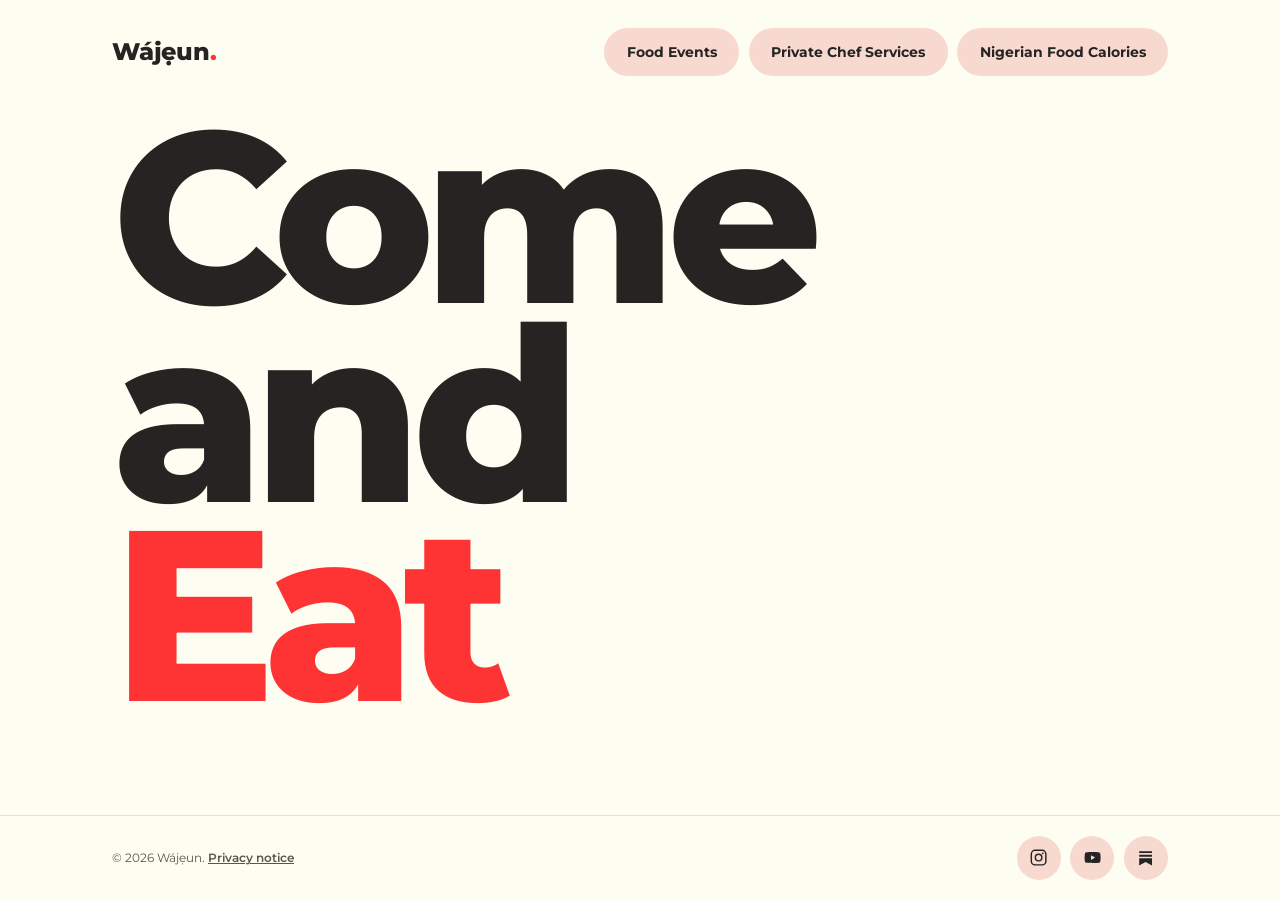
<file: index.html>
<!DOCTYPE html>
<html lang="en"><head><meta charset="utf-8"><meta name="viewport" content="width=device-width,initial-scale=1">
<title>Wájẹun | Come and Eat</title><meta name="description" content="Wájẹun means come and eat. Social dining and food events celebrating Nigerian food and culture.">
<link rel="preconnect" href="https://fonts.googleapis.com"><link rel="preconnect" href="https://fonts.gstatic.com" crossorigin>
<link href="https://fonts.googleapis.com/css2?family=Montserrat:wght@400;600;700;800&display=swap" rel="stylesheet">
<link rel="stylesheet" href="style.css"></head><body class="home">
<div class="wrap head"><a class="logo" href="index.html">Wájẹun<span>.</span></a>
<section class="hero"><h1>Come <br>and <br><em>Eat</em></h1></section>
<nav aria-label="Main"><a href="social-dining.html">Food Events</a><a href="private-chef.html">Private Chef Services</a><a href="calories.html">Nigerian Food Calories</a></nav>
</div><main><div class="wrap">
</div></main>
<footer><div class="wrap"><small>&copy; 2026 Wájẹun. <a href="privacy.html">Privacy notice</a></small>
<div class="socials">
<a href="https://www.instagram.com/wajeun.co" target="_blank" rel="noopener" aria-label="Wájẹun on Instagram"><svg viewBox="0 0 24 24"><path d="M12 7a5 5 0 100 10 5 5 0 000-10zm0 8.2a3.2 3.2 0 110-6.4 3.2 3.2 0 010 6.4zM17.3 5.5a1.2 1.2 0 100 2.4 1.2 1.2 0 000-2.4zM7.5 2h9A5.5 5.5 0 0122 7.5v9a5.5 5.5 0 01-5.5 5.5h-9A5.5 5.5 0 012 16.5v-9A5.5 5.5 0 017.5 2zm0 1.8A3.7 3.7 0 003.8 7.5v9a3.7 3.7 0 003.7 3.7h9a3.7 3.7 0 003.7-3.7v-9a3.7 3.7 0 00-3.7-3.7z"/></svg></a>
<a href="https://www.youtube.com/@wajeun" target="_blank" rel="noopener" aria-label="Wájẹun on YouTube"><svg viewBox="0 0 24 24"><path d="M21.6 7.2a2.5 2.5 0 00-1.8-1.8C18.2 5 12 5 12 5s-6.2 0-7.8.4A2.5 2.5 0 002.4 7.2C2 8.8 2 12 2 12s0 3.2.4 4.8a2.5 2.5 0 001.8 1.8C5.8 19 12 19 12 19s6.2 0 7.8-.4a2.5 2.5 0 001.8-1.8c.4-1.6.4-4.8.4-4.8s0-3.2-.4-4.8zM10 15V9l5.2 3z"/></svg></a>
<a href="https://wajeun.substack.com" target="_blank" rel="noopener" aria-label="Wájẹun on Substack"><svg viewBox="0 0 24 24"><path d="M4 4h16v2.4H4zm0 4.4h16v2.4H4zM4 12.8h16V22l-8-4.5L4 22z"/></svg></a>
</div></div></footer><script src="script.js"></script></body></html>
</file>
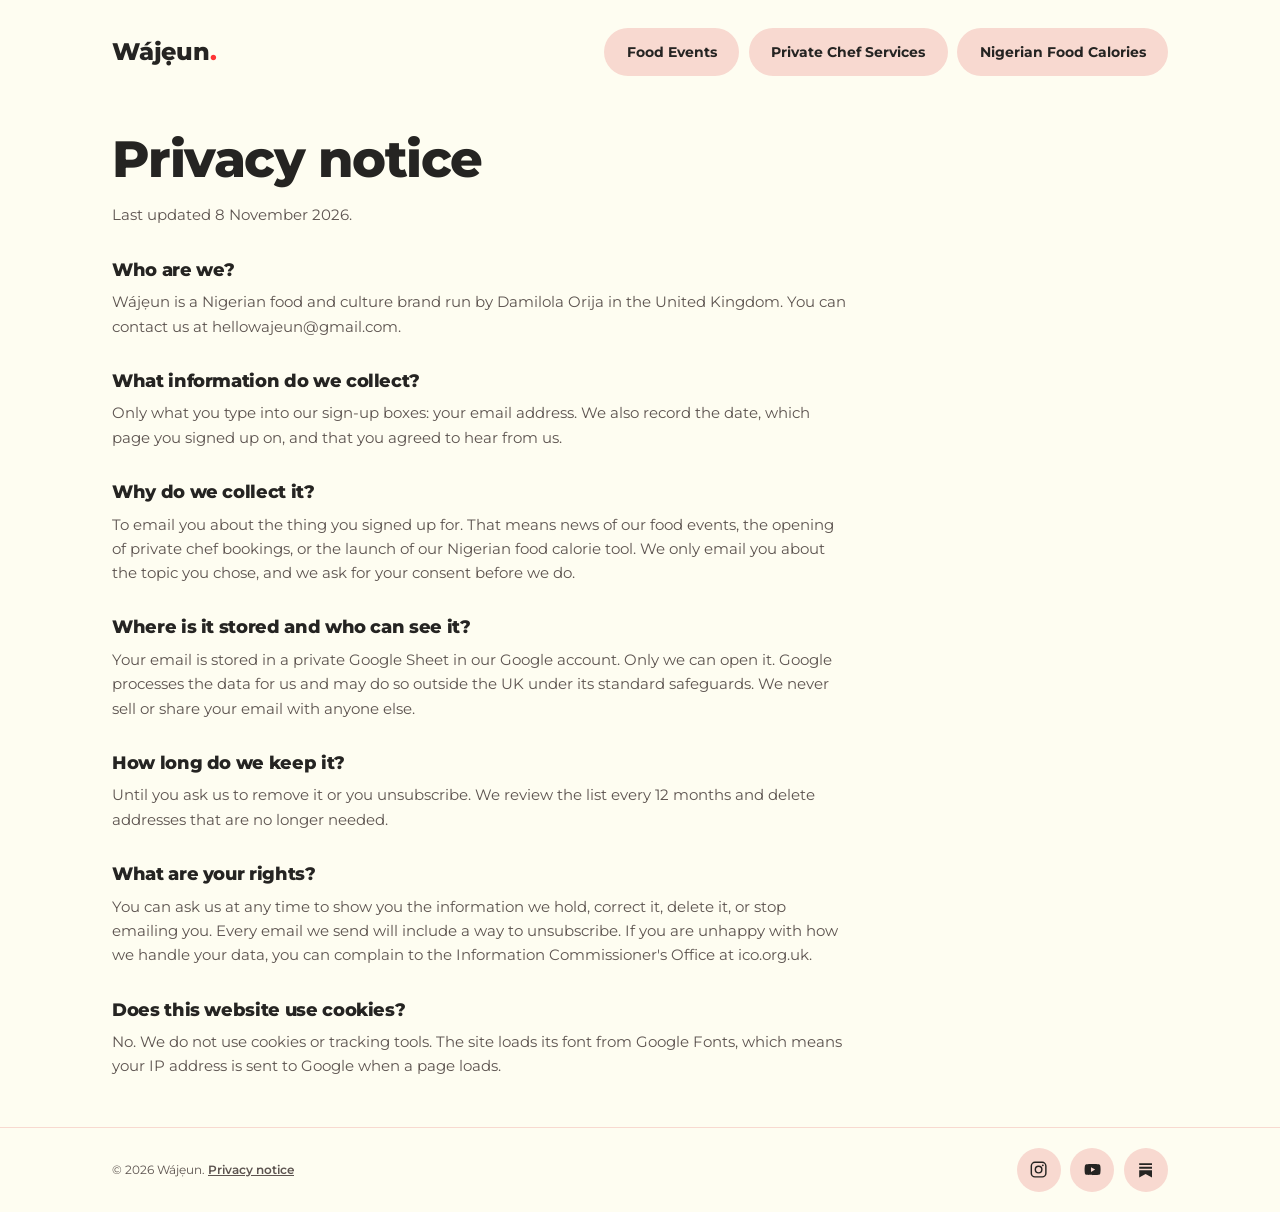
<file: privacy.html>
<!DOCTYPE html>
<html lang="en"><head><meta charset="utf-8"><meta name="viewport" content="width=device-width,initial-scale=1">
<title>Privacy notice | Wájẹun</title><meta name="description" content="How Wájẹun uses the email addresses people give us.">
<link rel="preconnect" href="https://fonts.googleapis.com"><link rel="preconnect" href="https://fonts.gstatic.com" crossorigin>
<link href="https://fonts.googleapis.com/css2?family=Montserrat:wght@400;600;700;800&display=swap" rel="stylesheet">
<link rel="stylesheet" href="style.css"></head><body>
<div class="wrap head"><a class="logo" href="index.html">Wájẹun<span>.</span></a>
<nav aria-label="Main"><a href="social-dining.html">Food Events</a><a href="private-chef.html" >Private Chef Services</a><a href="calories.html">Nigerian Food Calories</a></nav>
</div><main><div class="wrap"><section class="page policy">
<h1>Privacy notice</h1>
<p>Last updated 8 November 2026.</p>
<h2>Who are we?</h2>
<p>Wájẹun is a Nigerian food and culture brand run by Damilola Orija in the United Kingdom. You can contact us at hellowajeun@gmail.com.</p>
<h2>What information do we collect?</h2>
<p>Only what you type into our sign-up boxes: your email address. We also record the date, which page you signed up on, and that you agreed to hear from us.</p>
<h2>Why do we collect it?</h2>
<p>To email you about the thing you signed up for. That means news of our food events, the opening of private chef bookings, or the launch of our Nigerian food calorie tool. We only email you about the topic you chose, and we ask for your consent before we do.</p>
<h2>Where is it stored and who can see it?</h2>
<p>Your email is stored in a private Google Sheet in our Google account. Only we can open it. Google processes the data for us and may do so outside the UK under its standard safeguards. We never sell or share your email with anyone else.</p>
<h2>How long do we keep it?</h2>
<p>Until you ask us to remove it or you unsubscribe. We review the list every 12 months and delete addresses that are no longer needed.</p>
<h2>What are your rights?</h2>
<p>You can ask us at any time to show you the information we hold, correct it, delete it, or stop emailing you. Every email we send will include a way to unsubscribe. If you are unhappy with how we handle your data, you can complain to the Information Commissioner's Office at ico.org.uk.</p>
<h2>Does this website use cookies?</h2>
<p>No. We do not use cookies or tracking tools. The site loads its font from Google Fonts, which means your IP address is sent to Google when a page loads.</p>
</section>
</div></main>
<footer><div class="wrap"><small>&copy; 2026 Wájẹun. <a href="privacy.html">Privacy notice</a></small>
<div class="socials">
<a href="https://www.instagram.com/wajeun.co" target="_blank" rel="noopener" aria-label="Wájẹun on Instagram"><svg viewBox="0 0 24 24"><path d="M12 7a5 5 0 100 10 5 5 0 000-10zm0 8.2a3.2 3.2 0 110-6.4 3.2 3.2 0 010 6.4zM17.3 5.5a1.2 1.2 0 100 2.4 1.2 1.2 0 000-2.4zM7.5 2h9A5.5 5.5 0 0122 7.5v9a5.5 5.5 0 01-5.5 5.5h-9A5.5 5.5 0 012 16.5v-9A5.5 5.5 0 017.5 2zm0 1.8A3.7 3.7 0 003.8 7.5v9a3.7 3.7 0 003.7 3.7h9a3.7 3.7 0 003.7-3.7v-9a3.7 3.7 0 00-3.7-3.7z"/></svg></a>
<a href="https://www.youtube.com/@wajeun" target="_blank" rel="noopener" aria-label="Wájẹun on YouTube"><svg viewBox="0 0 24 24"><path d="M21.6 7.2a2.5 2.5 0 00-1.8-1.8C18.2 5 12 5 12 5s-6.2 0-7.8.4A2.5 2.5 0 002.4 7.2C2 8.8 2 12 2 12s0 3.2.4 4.8a2.5 2.5 0 001.8 1.8C5.8 19 12 19 12 19s6.2 0 7.8-.4a2.5 2.5 0 001.8-1.8c.4-1.6.4-4.8.4-4.8s0-3.2-.4-4.8zM10 15V9l5.2 3z"/></svg></a>
<a href="https://wajeun.substack.com" target="_blank" rel="noopener" aria-label="Wájẹun on Substack"><svg viewBox="0 0 24 24"><path d="M4 4h16v2.4H4zm0 4.4h16v2.4H4zM4 12.8h16V22l-8-4.5L4 22z"/></svg></a>
</div></div></footer><script src="script.js"></script></body></html>
</file>
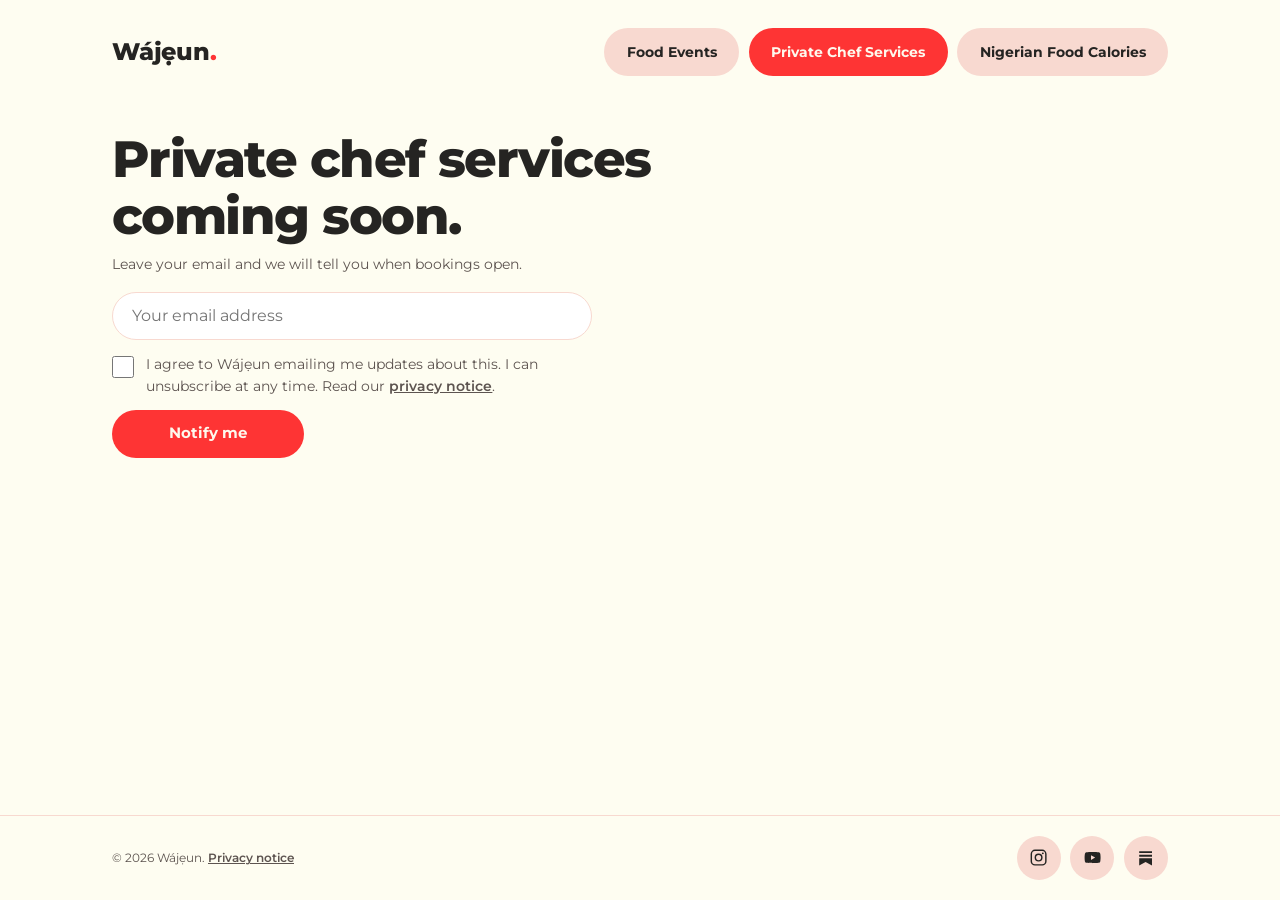
<file: private-chef.html>
<!DOCTYPE html>
<html lang="en"><head><meta charset="utf-8"><meta name="viewport" content="width=device-width,initial-scale=1">
<title>Private Chef Services | Wájẹun</title><meta name="description" content="Wájẹun private chef services, coming soon.">
<link rel="preconnect" href="https://fonts.googleapis.com"><link rel="preconnect" href="https://fonts.gstatic.com" crossorigin>
<link href="https://fonts.googleapis.com/css2?family=Montserrat:wght@400;600;700;800&display=swap" rel="stylesheet">
<link rel="stylesheet" href="style.css"></head><body>
<div class="wrap head"><a class="logo" href="index.html">Wájẹun<span>.</span></a>
<nav aria-label="Main"><a href="social-dining.html">Food Events</a><a href="private-chef.html" aria-current="page">Private Chef Services</a><a href="calories.html">Nigerian Food Calories</a></nav>
</div><main><div class="wrap">
<section class="page private"><h1>Private chef services coming soon.</h1><p class="note">Leave your email and we will tell you when bookings open.</p><form class="signup" data-page="private-chef"><input type="email" name="email" placeholder="Your email address" required maxlength="254" autocomplete="email" aria-label="Your email address"><input class="hp" type="text" name="website" tabindex="-1" autocomplete="off" aria-hidden="true"><label class="consent"><input type="checkbox" name="consent" required><span>I agree to Wájẹun emailing me updates about this. I can unsubscribe at any time. Read our <a href="privacy.html">privacy notice</a>.</span></label><button class="btn" type="submit">Notify me</button><p class="msg" role="status"></p></form></section>
</div></main>
<footer><div class="wrap"><small>&copy; 2026 Wájẹun. <a href="privacy.html">Privacy notice</a></small>
<div class="socials">
<a href="https://www.instagram.com/wajeun.co" target="_blank" rel="noopener" aria-label="Wájẹun on Instagram"><svg viewBox="0 0 24 24"><path d="M12 7a5 5 0 100 10 5 5 0 000-10zm0 8.2a3.2 3.2 0 110-6.4 3.2 3.2 0 010 6.4zM17.3 5.5a1.2 1.2 0 100 2.4 1.2 1.2 0 000-2.4zM7.5 2h9A5.5 5.5 0 0122 7.5v9a5.5 5.5 0 01-5.5 5.5h-9A5.5 5.5 0 012 16.5v-9A5.5 5.5 0 017.5 2zm0 1.8A3.7 3.7 0 003.8 7.5v9a3.7 3.7 0 003.7 3.7h9a3.7 3.7 0 003.7-3.7v-9a3.7 3.7 0 00-3.7-3.7z"/></svg></a>
<a href="https://www.youtube.com/@wajeun" target="_blank" rel="noopener" aria-label="Wájẹun on YouTube"><svg viewBox="0 0 24 24"><path d="M21.6 7.2a2.5 2.5 0 00-1.8-1.8C18.2 5 12 5 12 5s-6.2 0-7.8.4A2.5 2.5 0 002.4 7.2C2 8.8 2 12 2 12s0 3.2.4 4.8a2.5 2.5 0 001.8 1.8C5.8 19 12 19 12 19s6.2 0 7.8-.4a2.5 2.5 0 001.8-1.8c.4-1.6.4-4.8.4-4.8s0-3.2-.4-4.8zM10 15V9l5.2 3z"/></svg></a>
<a href="https://wajeun.substack.com" target="_blank" rel="noopener" aria-label="Wájẹun on Substack"><svg viewBox="0 0 24 24"><path d="M4 4h16v2.4H4zm0 4.4h16v2.4H4zM4 12.8h16V22l-8-4.5L4 22z"/></svg></a>
</div></div></footer><script src="script.js"></script></body></html>
</file>
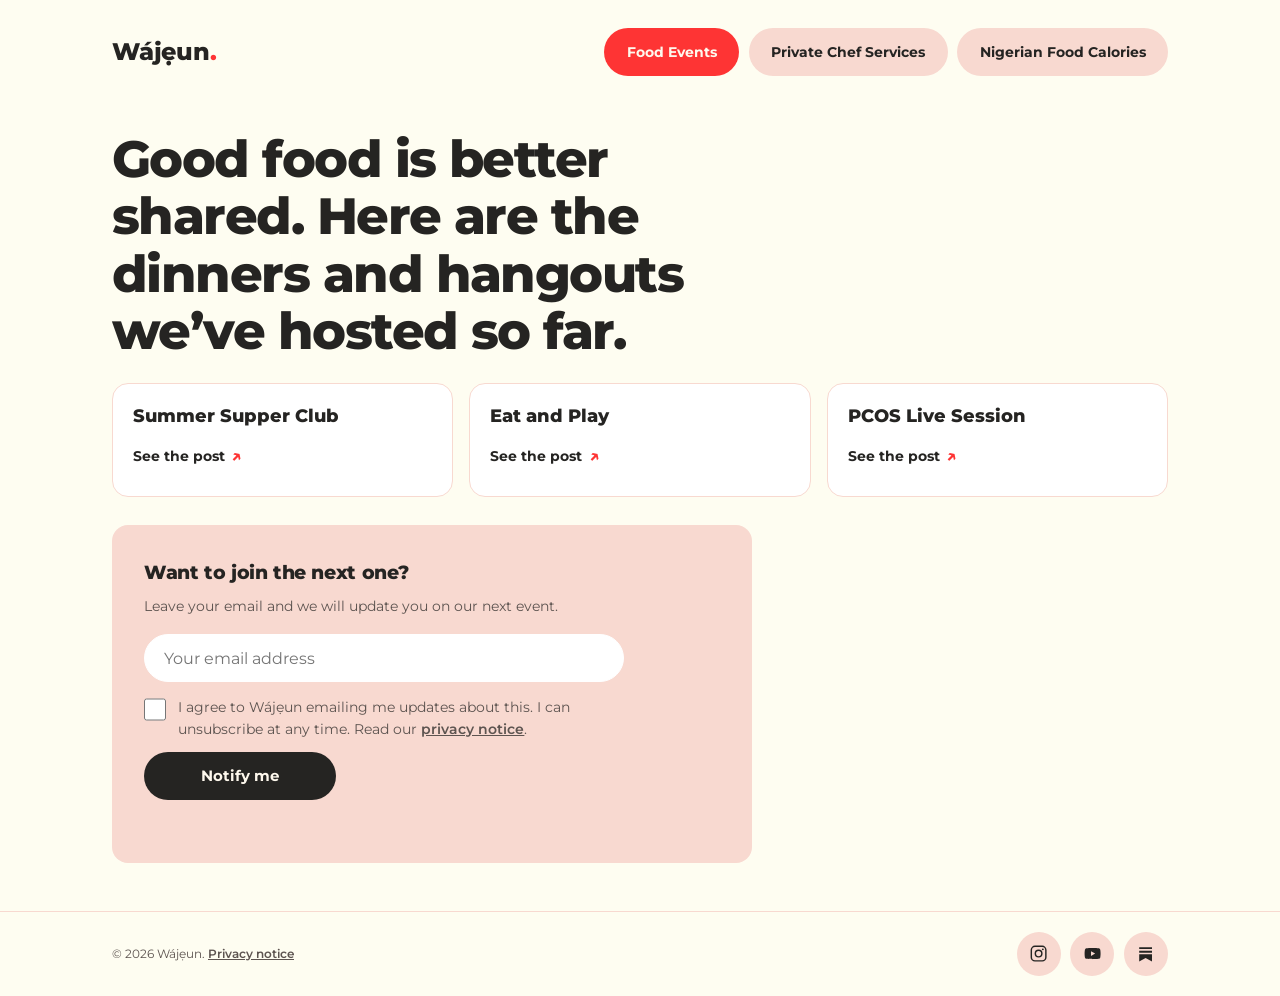
<file: social-dining.html>
<!DOCTYPE html>
<html lang="en"><head><meta charset="utf-8"><meta name="viewport" content="width=device-width,initial-scale=1">
<title>Food Events | Wájẹun</title><meta name="description" content="Good food is better shared. See the dinners and hangouts Wájẹun has hosted.">
<link rel="preconnect" href="https://fonts.googleapis.com"><link rel="preconnect" href="https://fonts.gstatic.com" crossorigin>
<link href="https://fonts.googleapis.com/css2?family=Montserrat:wght@400;600;700;800&display=swap" rel="stylesheet">
<link rel="stylesheet" href="style.css"></head><body>
<div class="wrap head"><a class="logo" href="index.html">Wájẹun<span>.</span></a>
<nav aria-label="Main"><a href="social-dining.html" aria-current="page">Food Events</a><a href="private-chef.html">Private Chef Services</a><a href="calories.html">Nigerian Food Calories</a></nav>
</div><main><div class="wrap">
<section class="page"><h1>Good food is better shared. Here are the dinners and hangouts we’ve hosted so far.</h1>
<div class="events"><article class="event"><h2>Summer Supper Club</h2><a href="https://www.instagram.com/p/Da8juOmAvZA/?dlrf=a3U1Yjc3ZnZlcWNk" target="_blank" rel="noopener">See the post</a></article>
<article class="event"><h2>Eat and Play</h2><a href="https://www.instagram.com/reel/DW_JftCggnM/?mdxt=MWdncTY4aTByNjJtZQ==" target="_blank" rel="noopener">See the post</a></article>
<article class="event"><h2>PCOS Live Session</h2><a href="https://www.instagram.com/reel/Db8bMl_CFRf/?xtok=MXduenp6MG1ocTVubA==" target="_blank" rel="noopener">See the post</a></article></div>
<div class="join"><h2>Want to join the next one?</h2><p>Leave your email and we will update you on our next event.</p><form class="signup" data-page="social-dining"><input type="email" name="email" placeholder="Your email address" required maxlength="254" autocomplete="email" aria-label="Your email address"><input class="hp" type="text" name="website" tabindex="-1" autocomplete="off" aria-hidden="true"><label class="consent"><input type="checkbox" name="consent" required><span>I agree to Wájẹun emailing me updates about this. I can unsubscribe at any time. Read our <a href="privacy.html">privacy notice</a>.</span></label><button class="btn dark" type="submit">Notify me</button><p class="msg" role="status"></p></form></div></section>
</div></main>
<footer><div class="wrap"><small>&copy; 2026 Wájẹun. <a href="privacy.html">Privacy notice</a></small>
<div class="socials">
<a href="https://www.instagram.com/wajeun.co" target="_blank" rel="noopener" aria-label="Wájẹun on Instagram"><svg viewBox="0 0 24 24"><path d="M12 7a5 5 0 100 10 5 5 0 000-10zm0 8.2a3.2 3.2 0 110-6.4 3.2 3.2 0 010 6.4zM17.3 5.5a1.2 1.2 0 100 2.4 1.2 1.2 0 000-2.4zM7.5 2h9A5.5 5.5 0 0122 7.5v9a5.5 5.5 0 01-5.5 5.5h-9A5.5 5.5 0 012 16.5v-9A5.5 5.5 0 017.5 2zm0 1.8A3.7 3.7 0 003.8 7.5v9a3.7 3.7 0 003.7 3.7h9a3.7 3.7 0 003.7-3.7v-9a3.7 3.7 0 00-3.7-3.7z"/></svg></a>
<a href="https://www.youtube.com/@wajeun" target="_blank" rel="noopener" aria-label="Wájẹun on YouTube"><svg viewBox="0 0 24 24"><path d="M21.6 7.2a2.5 2.5 0 00-1.8-1.8C18.2 5 12 5 12 5s-6.2 0-7.8.4A2.5 2.5 0 002.4 7.2C2 8.8 2 12 2 12s0 3.2.4 4.8a2.5 2.5 0 001.8 1.8C5.8 19 12 19 12 19s6.2 0 7.8-.4a2.5 2.5 0 001.8-1.8c.4-1.6.4-4.8.4-4.8s0-3.2-.4-4.8zM10 15V9l5.2 3z"/></svg></a>
<a href="https://wajeun.substack.com" target="_blank" rel="noopener" aria-label="Wájẹun on Substack"><svg viewBox="0 0 24 24"><path d="M4 4h16v2.4H4zm0 4.4h16v2.4H4zM4 12.8h16V22l-8-4.5L4 22z"/></svg></a>
</div></div></footer><script src="script.js"></script></body></html>
</file>
<file: style.css>
:root{--cream:#FEFDF1;--blush:#F8D9D0;--red:#FE3434;--ink:#252422;--grey:#5D5450;--warm:#FEF8ED}
*{box-sizing:border-box;margin:0;padding:0}
body{font-family:'Montserrat',system-ui,sans-serif;background:var(--cream);color:var(--ink);min-height:100vh;display:flex;flex-direction:column;line-height:1.6}
a{color:inherit}
.wrap{width:100%;max-width:72rem;margin:0 auto;padding:0 clamp(1.25rem,4vw,3rem)}
.logo{display:inline-block;margin-top:1.5rem;font-weight:800;font-size:1.3rem;text-decoration:none;letter-spacing:-.01em}
.logo span{color:var(--red)}
nav{display:flex;gap:.5rem;padding:1.25rem 0}
nav a{flex:1 1 0;min-height:3rem;display:flex;align-items:center;justify-content:center;text-align:center;font-weight:700;font-size:.78rem;line-height:1.25;padding:.5rem .4rem;border-radius:999px;background:var(--blush);text-decoration:none;transition:background .2s,color .2s}
nav a:hover,nav a[aria-current="page"]{background:var(--red);color:var(--warm)}
main{flex:1}
h1{font-weight:800;letter-spacing:-.04em}
.hero{padding:2.5rem 0 1.5rem}
.hero h1{font-size:clamp(4.5rem,24vw,9rem);line-height:.92}
.hero h1 em{font-style:normal;color:var(--red)}
.page{padding:.5rem 0 3rem}
.page h1{font-size:clamp(1.75rem,6vw,2.5rem);line-height:1.12;letter-spacing:-.03em}
.btn,button.btn{display:flex;align-items:center;justify-content:center;width:100%;min-height:3rem;margin-top:.75rem;background:var(--red);color:var(--warm);font:inherit;font-weight:700;font-size:.95rem;border:0;border-radius:999px;text-decoration:none;cursor:pointer}
.btn.dark{background:var(--ink)}
.event{display:block;margin-top:.75rem;background:#fff;border:1.5px solid var(--blush);border-radius:1rem;padding:1.1rem 1.25rem}
.event h2{font-weight:800;font-size:1.1rem;margin-bottom:.25rem}
.event a{display:flex;align-items:center;min-height:2.75rem;font-weight:700;font-size:.9rem;text-decoration:none;gap:.4rem}
.event a::after{content:"\2197";color:var(--red);font-size:1.1rem}
.join{margin-top:1.75rem;background:var(--blush);border-radius:1rem;padding:1.4rem 1.25rem}
.join h2{font-weight:800;font-size:1.2rem;letter-spacing:-.02em}
.join p,.note{margin-top:.5rem;font-size:.9rem;color:var(--grey)}
.signup{margin-top:1rem}
.signup input{width:100%;height:3rem;border:1.5px solid #fff;border-radius:999px;padding:0 1.2rem;font:inherit;font-size:1rem;background:#fff;color:var(--ink)}
.private .signup input{border-color:var(--blush)}
.msg{margin-top:.75rem;font-size:.9rem;font-weight:600;min-height:1.4rem}
footer{border-top:1.5px solid var(--blush)}
footer .wrap{display:flex;justify-content:space-between;align-items:center;gap:1rem;padding-top:1.25rem;padding-bottom:1.25rem}
footer small{font-size:.75rem;color:var(--grey)}
.socials{display:flex;gap:.6rem}
.socials a{width:2.75rem;height:2.75rem;border-radius:50%;background:var(--blush);display:grid;place-items:center;transition:background .2s,color .2s}
.socials a:hover{background:var(--red);color:var(--warm)}
.socials svg{width:1.2rem;height:1.2rem;fill:currentColor}
.hp{position:absolute;left:-9999px;width:1px;height:1px;opacity:0}
.consent{display:flex;gap:.75rem;align-items:flex-start;margin-top:.9rem;font-size:.85rem;color:var(--grey);cursor:pointer}
.consent input{flex:none;width:1.4rem;height:1.4rem;margin-top:.1rem;accent-color:var(--red)}
.consent a,footer a{font-weight:600}
.policy h1{margin-bottom:1rem}
.policy h2{font-weight:800;font-size:1.1rem;margin:1.75rem 0 .4rem;letter-spacing:-.02em}
.policy p,.policy li{font-size:.95rem;color:var(--grey);margin-top:.4rem}
.policy ul{padding-left:1.25rem}

.events{display:grid;gap:.75rem;margin-top:.75rem}
.events .event{margin:0}
.page h1{max-width:42rem}
.signup,.join p{max-width:30rem}
.join{max-width:40rem}
.policy{max-width:46rem}
@media (min-width:720px){
.head{display:grid;grid-template-columns:1fr auto;align-items:center;column-gap:2rem}
.head .logo{grid-column:1;grid-row:1;margin-top:1.75rem;font-size:1.5rem}
.head nav{grid-column:2;grid-row:1;padding:1.75rem 0 0;gap:.6rem}
.head .hero{grid-column:1/-1;grid-row:2}
nav a{flex:none;padding:.5rem 1.4rem;font-size:.9rem}
.hero{padding:clamp(3rem,10vh,6rem) 0 clamp(3rem,8vh,5rem)}
.events{grid-template-columns:repeat(auto-fit,minmax(15rem,1fr));gap:1rem;margin-top:1.5rem}
.page{padding-top:clamp(2rem,6vh,4rem)}
.btn,button.btn{width:auto;min-width:12rem;padding:0 2rem}
.join{padding:2rem}
}
@media (min-width:900px){
.hero h1{font-size:clamp(5rem,8.5vw,9rem);letter-spacing:-.045em}
.hero h1 br{display:none}
.page h1{font-size:clamp(2.25rem,4vw,3.25rem)}
}
@media (min-width:1500px){html{font-size:112.5%}}
.home .head{flex:1;display:flex;flex-direction:column}
.home .hero{flex:1;display:flex;flex-direction:column;justify-content:flex-end;padding:1rem 0 2rem}
.home .hero h1{font-size:clamp(4.5rem,min(27vh,28vw),24rem);line-height:.82;letter-spacing:-.05em}
.home .hero h1 br{display:inline}
@media (min-width:720px){
.home .head{display:grid;grid-template-rows:auto 1fr}
.home .hero{padding:1rem 0 3vh}
}
</file>
